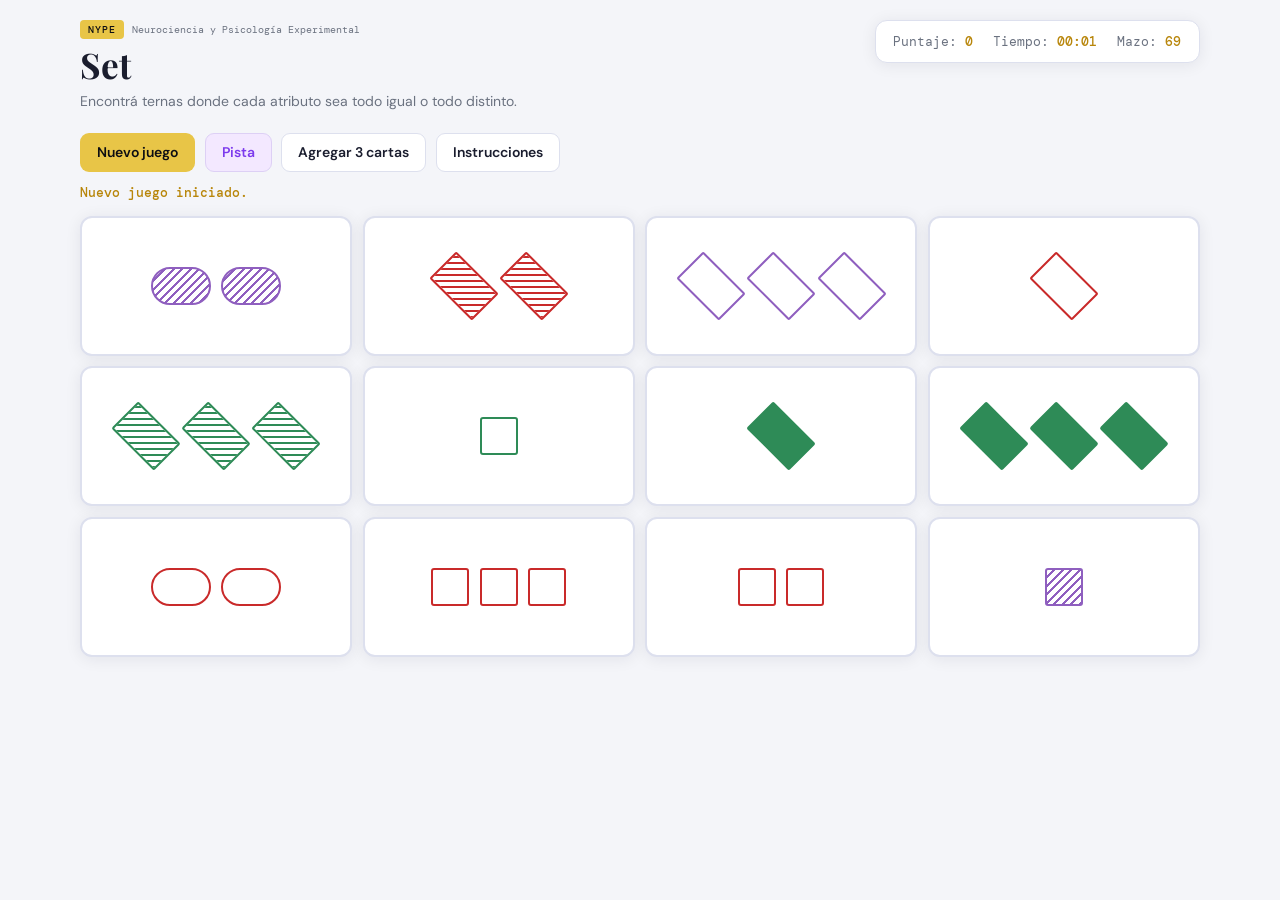
<file: index.html>
﻿<!doctype html>
<html lang="es">
<head>
  <meta charset="UTF-8" />
  <meta name="viewport" content="width=device-width, initial-scale=1.0" />
  <title>Set · NyPE</title>
  <link rel="stylesheet" href="styles.css" />
</head>
<body>
  <main class="app">
    <header class="topbar">
      <div class="topbar-left">
        <div class="nype-header">
          <span class="nype-badge">NyPE</span>
          <span class="nype-sub">Neurociencia y Psicología Experimental</span>
        </div>
        <h1>Set</h1>
        <p class="subtitle">Encontrá ternas donde cada atributo sea todo igual o todo distinto.</p>
      </div>
      <div class="stats" aria-live="polite">
        <span>Puntaje: <strong id="score">0</strong></span>
        <span>Tiempo: <strong id="timer">00:00</strong></span>
        <span>Mazo: <strong id="deck-count">81</strong></span>
      </div>
    </header>

    <section class="controls">
      <button id="new-game" type="button">Nuevo juego</button>
      <button id="hint" type="button">Pista</button>
      <button id="add-cards" type="button">Agregar 3 cartas</button>
      <a class="button-link" href="instrucciones.html">Instrucciones</a>
    </section>

    <p id="message" class="message" aria-live="assertive"></p>

    <section id="board" class="board" aria-label="Tablero de cartas de Set"></section>
  </main>

  <script src="app.js"></script>
</body>
</html>
</file>
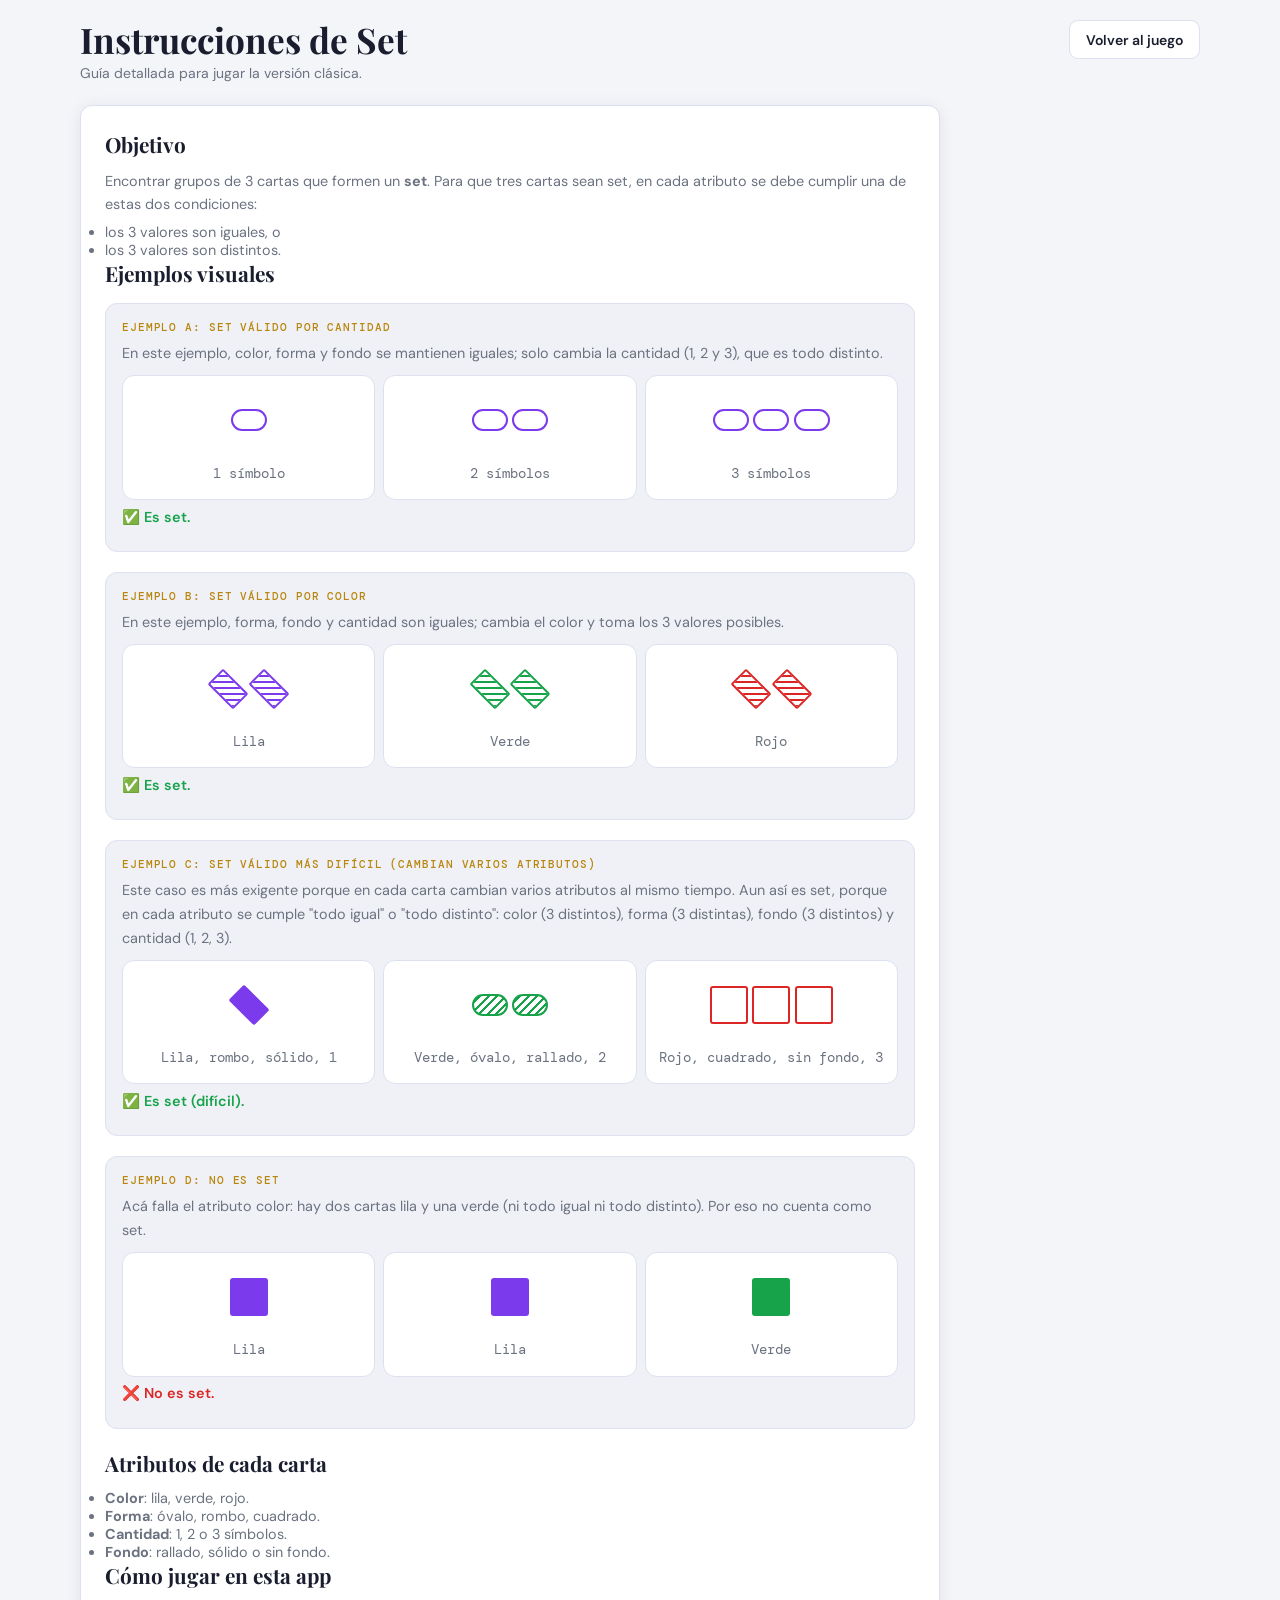
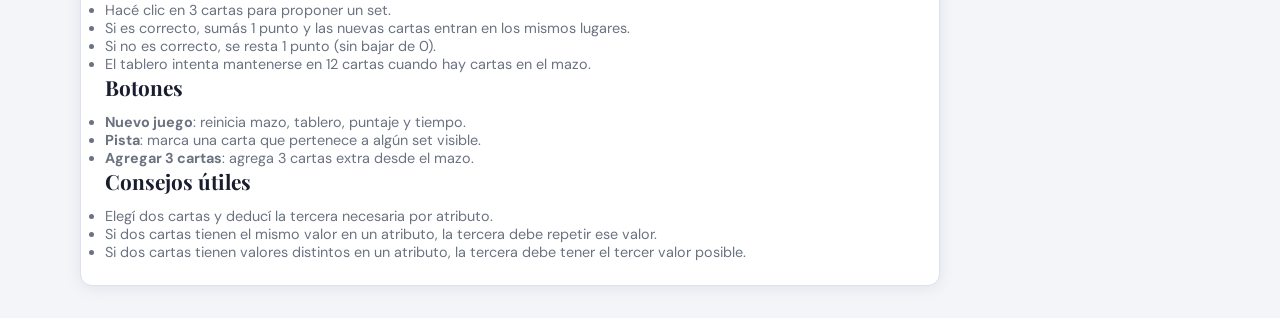
<file: instrucciones.html>
﻿<!doctype html>
<html lang="es">
<head>
  <meta charset="UTF-8" />
  <meta name="viewport" content="width=device-width, initial-scale=1.0" />
  <title>Instrucciones - Set Online</title>
  <link rel="stylesheet" href="styles.css" />
</head>
<body>
  <main class="app">
    <header class="topbar">
      <div>
        <h1>Instrucciones de Set</h1>
        <p class="subtitle">Guía detallada para jugar la versión clásica.</p>
      </div>
      <div class="controls">
        <a class="button-link" href="index.html">Volver al juego</a>
      </div>
    </header>

    <section class="instructions">
      <h2>Objetivo</h2>
      <p>
        Encontrar grupos de 3 cartas que formen un <strong>set</strong>.
        Para que tres cartas sean set, en cada atributo se debe cumplir una de estas dos condiciones:
      </p>
      <ul>
        <li>los 3 valores son iguales, o</li>
        <li>los 3 valores son distintos.</li>
      </ul>

      <h2>Ejemplos visuales</h2>

      <div class="example-group">
        <h3>Ejemplo A: set válido por cantidad</h3>
        <p>
          En este ejemplo, color, forma y fondo se mantienen iguales;
          solo cambia la cantidad (1, 2 y 3), que es todo distinto.
        </p>
        <div class="example-row">
          <article class="mini-card">
            <div class="mini-symbols">
              <span class="symbol oval mini-symbol sym-lila fill-sinfondo"></span>
            </div>
            <p class="mini-label">1 símbolo</p>
          </article>
          <article class="mini-card">
            <div class="mini-symbols">
              <span class="symbol oval mini-symbol sym-lila fill-sinfondo"></span>
              <span class="symbol oval mini-symbol sym-lila fill-sinfondo"></span>
            </div>
            <p class="mini-label">2 símbolos</p>
          </article>
          <article class="mini-card">
            <div class="mini-symbols">
              <span class="symbol oval mini-symbol sym-lila fill-sinfondo"></span>
              <span class="symbol oval mini-symbol sym-lila fill-sinfondo"></span>
              <span class="symbol oval mini-symbol sym-lila fill-sinfondo"></span>
            </div>
            <p class="mini-label">3 símbolos</p>
          </article>
        </div>
        <p class="example-result ok">✅ Es set.</p>
      </div>

      <div class="example-group">
        <h3>Ejemplo B: set válido por color</h3>
        <p>
          En este ejemplo, forma, fondo y cantidad son iguales;
          cambia el color y toma los 3 valores posibles.
        </p>
        <div class="example-row">
          <article class="mini-card">
            <div class="mini-symbols">
              <span class="symbol diamond mini-symbol sym-lila fill-rallado"></span>
              <span class="symbol diamond mini-symbol sym-lila fill-rallado"></span>
            </div>
            <p class="mini-label">Lila</p>
          </article>
          <article class="mini-card">
            <div class="mini-symbols">
              <span class="symbol diamond mini-symbol sym-verde fill-rallado"></span>
              <span class="symbol diamond mini-symbol sym-verde fill-rallado"></span>
            </div>
            <p class="mini-label">Verde</p>
          </article>
          <article class="mini-card">
            <div class="mini-symbols">
              <span class="symbol diamond mini-symbol sym-rojo fill-rallado"></span>
              <span class="symbol diamond mini-symbol sym-rojo fill-rallado"></span>
            </div>
            <p class="mini-label">Rojo</p>
          </article>
        </div>
        <p class="example-result ok">✅ Es set.</p>
      </div>

      <div class="example-group">
        <h3>Ejemplo C: set válido más difícil (cambian varios atributos)</h3>
        <p>
          Este caso es más exigente porque en cada carta cambian varios atributos al mismo tiempo.
          Aun así es set, porque en cada atributo se cumple "todo igual" o "todo distinto":
          color (3 distintos), forma (3 distintas), fondo (3 distintos) y cantidad (1, 2, 3).
        </p>
        <div class="example-row">
          <article class="mini-card">
            <div class="mini-symbols">
              <span class="symbol diamond mini-symbol sym-lila fill-solido"></span>
            </div>
            <p class="mini-label">Lila, rombo, sólido, 1</p>
          </article>
          <article class="mini-card">
            <div class="mini-symbols">
              <span class="symbol oval mini-symbol sym-verde fill-rallado"></span>
              <span class="symbol oval mini-symbol sym-verde fill-rallado"></span>
            </div>
            <p class="mini-label">Verde, óvalo, rallado, 2</p>
          </article>
          <article class="mini-card">
            <div class="mini-symbols">
              <span class="symbol square mini-symbol sym-rojo fill-sinfondo"></span>
              <span class="symbol square mini-symbol sym-rojo fill-sinfondo"></span>
              <span class="symbol square mini-symbol sym-rojo fill-sinfondo"></span>
            </div>
            <p class="mini-label">Rojo, cuadrado, sin fondo, 3</p>
          </article>
        </div>
        <p class="example-result ok">✅ Es set (difícil).</p>
      </div>

      <div class="example-group">
        <h3>Ejemplo D: no es set</h3>
        <p>
          Acá falla el atributo color: hay dos cartas lila y una verde
          (ni todo igual ni todo distinto). Por eso no cuenta como set.
        </p>
        <div class="example-row">
          <article class="mini-card">
            <div class="mini-symbols">
              <span class="symbol square mini-symbol sym-lila fill-solido"></span>
            </div>
            <p class="mini-label">Lila</p>
          </article>
          <article class="mini-card">
            <div class="mini-symbols">
              <span class="symbol square mini-symbol sym-lila fill-solido"></span>
            </div>
            <p class="mini-label">Lila</p>
          </article>
          <article class="mini-card">
            <div class="mini-symbols">
              <span class="symbol square mini-symbol sym-verde fill-solido"></span>
            </div>
            <p class="mini-label">Verde</p>
          </article>
        </div>
        <p class="example-result bad">❌ No es set.</p>
      </div>

      <h2>Atributos de cada carta</h2>
      <ul>
        <li><strong>Color</strong>: lila, verde, rojo.</li>
        <li><strong>Forma</strong>: óvalo, rombo, cuadrado.</li>
        <li><strong>Cantidad</strong>: 1, 2 o 3 símbolos.</li>
        <li><strong>Fondo</strong>: rallado, sólido o sin fondo.</li>
      </ul>

      <h2>Cómo jugar en esta app</h2>
      <ul>
        <li>Hacé clic en 3 cartas para proponer un set.</li>
        <li>Si es correcto, sumás 1 punto y las nuevas cartas entran en los mismos lugares.</li>
        <li>Si no es correcto, se resta 1 punto (sin bajar de 0).</li>
        <li>El tablero intenta mantenerse en 12 cartas cuando hay cartas en el mazo.</li>
      </ul>

      <h2>Botones</h2>
      <ul>
        <li><strong>Nuevo juego</strong>: reinicia mazo, tablero, puntaje y tiempo.</li>
        <li><strong>Pista</strong>: marca una carta que pertenece a algún set visible.</li>
        <li><strong>Agregar 3 cartas</strong>: agrega 3 cartas extra desde el mazo.</li>
      </ul>

      <h2>Consejos útiles</h2>
      <ul>
        <li>Elegí dos cartas y deducí la tercera necesaria por atributo.</li>
        <li>Si dos cartas tienen el mismo valor en un atributo, la tercera debe repetir ese valor.</li>
        <li>Si dos cartas tienen valores distintos en un atributo, la tercera debe tener el tercer valor posible.</li>
      </ul>
    </section>
  </main>
</body>
</html>
</file>
<file: styles.css>
@import url('https://fonts.googleapis.com/css2?family=DM+Mono:wght@400;500&family=DM+Sans:wght@400;500;600&family=Playfair+Display:wght@600;700&display=swap');

:root {
  --bg:        #f4f5f9;
  --surface:   #ffffff;
  --surface-2: #f0f1f7;
  --border:    #dde0ee;
  --text:      #1a1d2e;
  --muted:     #6b7280;
  --gold:      #b8860b;
  --gold-bg:   #e8c547;
  --blue:      #3b6fd4;
  --valid:     #16a34a;
  --invalid:   #dc2626;
  --shadow:    0 2px 16px rgba(26,29,46,0.08);
  --radius:    12px;
}

*, *::before, *::after { box-sizing: border-box; margin: 0; padding: 0; }

body {
  font-family: 'DM Sans', -apple-system, sans-serif;
  background: var(--bg);
  color: var(--text);
  min-height: 100vh;
}

/* ── App wrapper ── */
.app {
  width: min(1120px, 96vw);
  margin: 0 auto;
  padding: 1.25rem 0 2rem;
}

/* ── Top bar ── */
.topbar {
  display: flex;
  justify-content: space-between;
  gap: 1rem;
  align-items: flex-start;
  flex-wrap: wrap;
  margin-bottom: 1.25rem;
}

.topbar-left { display: flex; flex-direction: column; gap: 0.2rem; }

/* NyPE badge */
.nype-header {
  display: flex;
  align-items: center;
  gap: 0.5rem;
  margin-bottom: 0.2rem;
}

.nype-badge {
  font-family: 'DM Mono', monospace;
  font-size: 0.65rem;
  font-weight: 500;
  letter-spacing: 0.1em;
  color: #0d0e12;
  background: var(--gold-bg);
  padding: 0.18rem 0.5rem;
  border-radius: 4px;
  text-transform: uppercase;
}

.nype-sub {
  font-family: 'DM Mono', monospace;
  font-size: 0.65rem;
  color: var(--muted);
}

h1 {
  font-family: 'Playfair Display', Georgia, serif;
  font-size: clamp(1.5rem, 4vw, 2.2rem);
  font-weight: 700;
  color: var(--text);
  line-height: 1.15;
}

.subtitle {
  font-size: 0.875rem;
  color: var(--muted);
  line-height: 1.55;
  margin-top: 0.15rem;
}

/* ── Stats box ── */
.stats {
  display: flex;
  gap: 1.25rem;
  flex-wrap: wrap;
  background: var(--surface);
  border: 1px solid var(--border);
  border-radius: var(--radius);
  padding: 0.75rem 1.1rem;
  box-shadow: var(--shadow);
  font-family: 'DM Mono', monospace;
  font-size: 0.8rem;
  color: var(--muted);
  align-items: center;
}

.stats strong { color: var(--gold); font-weight: 500; }

/* ── Controls ── */
.controls {
  margin-bottom: 0.75rem;
  display: flex;
  gap: 0.6rem;
  flex-wrap: wrap;
  align-items: center;
}

button,
.button-link {
  border: 1px solid var(--border);
  border-radius: 9px;
  padding: 0.6rem 1rem;
  font-family: 'DM Sans', sans-serif;
  font-size: 0.875rem;
  font-weight: 600;
  cursor: pointer;
  background: var(--surface);
  color: var(--text);
  transition: background 0.15s, transform 0.1s;
  text-decoration: none;
  display: inline-flex;
  align-items: center;
  justify-content: center;
}

button:hover, .button-link:hover { background: var(--surface-2); }
button:active, .button-link:active { transform: scale(0.97); }

#new-game       { background: var(--gold-bg); color: #0d0e12; border-color: transparent; }
#new-game:hover { filter: brightness(0.92); background: var(--gold-bg); }

#hint       { background: #f3e8ff; color: #7c3aed; border-color: #ddd0f5; }
#hint:hover { background: #ede0ff; }

/* ── Message ── */
.message {
  min-height: 1.25rem;
  margin: 0.5rem 0 0.75rem;
  font-family: 'DM Mono', monospace;
  font-size: 0.8rem;
  font-weight: 500;
}

.message.ok    { color: var(--valid); }
.message.error { color: var(--invalid); }
.message.info  { color: var(--gold); }

/* ── Board ── */
.board {
  display: grid;
  grid-template-rows: repeat(3, minmax(140px, auto));
  grid-template-columns: repeat(4, minmax(0, 1fr));
  grid-auto-flow: column;
  grid-auto-columns: minmax(0, 1fr);
  gap: 0.65rem;
}

/* ── Game card ── */
.card {
  background: var(--surface);
  border: 2px solid var(--border);
  border-radius: var(--radius);
  min-height: 140px;
  padding: 0.75rem;
  display: flex;
  align-items: center;
  justify-content: center;
  gap: 0.65rem;
  cursor: pointer;
  box-shadow: var(--shadow);
  transition: border-color 0.15s, box-shadow 0.15s;
}

.card:hover { border-color: #b8bdd8; }

.card.selected {
  border-color: var(--gold-bg);
  box-shadow: 0 0 0 3px rgba(232,197,71,0.25);
}

/* ── Symbols ── */
.symbol {
  width: 60px;
  height: 38px;
  display: inline-block;
}

.symbol.oval    { border-radius: 999px; }
.symbol.diamond { transform: rotate(45deg); border-radius: 2px; }
.symbol.square  { width: 38px; height: 38px; border-radius: 3px; transform: none; }

.sym-lila, .sym-azul    { --sym-color: #7c3aed; }
.sym-verde, .sym-naranja { --sym-color: #16a34a; }
.sym-rojo, .sym-magenta  { --sym-color: #dc2626; }

.fill-sinfondo, .fill-vacio  { background: transparent; }
.fill-solido, .fill-lleno    { background: var(--sym-color); }
.fill-rallado, .fill-rayado  {
  background: repeating-linear-gradient(
    -45deg,
    var(--sym-color), var(--sym-color) 2px,
    transparent 2px, transparent 6px
  );
}

/* ── Instructions page ── */
.instructions {
  max-width: 860px;
  background: var(--surface);
  border: 1px solid var(--border);
  border-radius: var(--radius);
  padding: 1.5rem;
  box-shadow: var(--shadow);
}

.instructions p  { color: var(--muted); font-size: 0.9rem; line-height: 1.65; margin-top: 0.5rem; }
.instructions ul { margin-top: 0.4rem; color: var(--muted); font-size: 0.9rem; }
.instructions h2 {
  font-family: 'Playfair Display', Georgia, serif;
  font-size: 1.3rem;
  color: var(--text);
  margin-bottom: 0.75rem;
}

.example-group {
  margin: 1rem 0 1.25rem;
  padding: 1rem;
  border: 1px solid var(--border);
  border-radius: var(--radius);
  background: var(--surface-2);
}

.example-group h3 {
  font-family: 'DM Mono', monospace;
  font-size: 0.7rem;
  font-weight: 500;
  text-transform: uppercase;
  letter-spacing: 0.08em;
  color: var(--gold);
  margin: 0 0 0.5rem;
}

.example-group p { margin: 0.35rem 0; }

.example-row {
  margin-top: 0.55rem;
  display: grid;
  grid-template-columns: repeat(3, minmax(0, 1fr));
  gap: 0.5rem;
}

.mini-card {
  border: 1px solid var(--border);
  border-radius: var(--radius);
  min-height: 120px;
  padding: 0.5rem;
  background: var(--surface);
  display: flex;
  flex-direction: column;
  justify-content: space-between;
  align-items: center;
}

.mini-symbols {
  width: 100%;
  min-height: 72px;
  display: flex;
  justify-content: center;
  align-items: center;
  gap: 0.3rem;
}

.mini-symbol {
  width: 36px;
  height: 22px;
  border-width: 2px;
  border-style: solid;
  border-color: var(--sym-color);
}

.mini-label {
  margin: 0.3rem 0 0;
  font-family: 'DM Mono', monospace;
  font-size: 0.72rem;
  color: var(--muted);
}

.example-result       { margin-top: 0.6rem; font-weight: 600; font-size: 0.875rem; }
.example-result.ok    { color: var(--valid); }
.example-result.bad   { color: var(--invalid); }

/* ── Responsive ── */
@media (max-width: 1024px) { .stats { width: 100%; } }

@media (max-width: 680px) {
  .board {
    grid-template-rows: none;
    grid-template-columns: repeat(3, minmax(0, 1fr));
    grid-auto-flow: row;
    grid-auto-columns: initial;
  }
  .card { min-height: 110px; padding: 0.5rem; gap: 0.4rem; }
  .symbol { width: 44px; height: 28px; }
  .example-row { grid-template-columns: 1fr; }
  .mini-card { min-height: 110px; }
  .mini-symbols { min-height: 60px; }
  .mini-symbol { width: 30px; height: 18px; }
  .symbol.square { width: 26px; height: 26px; }
}
</file>
